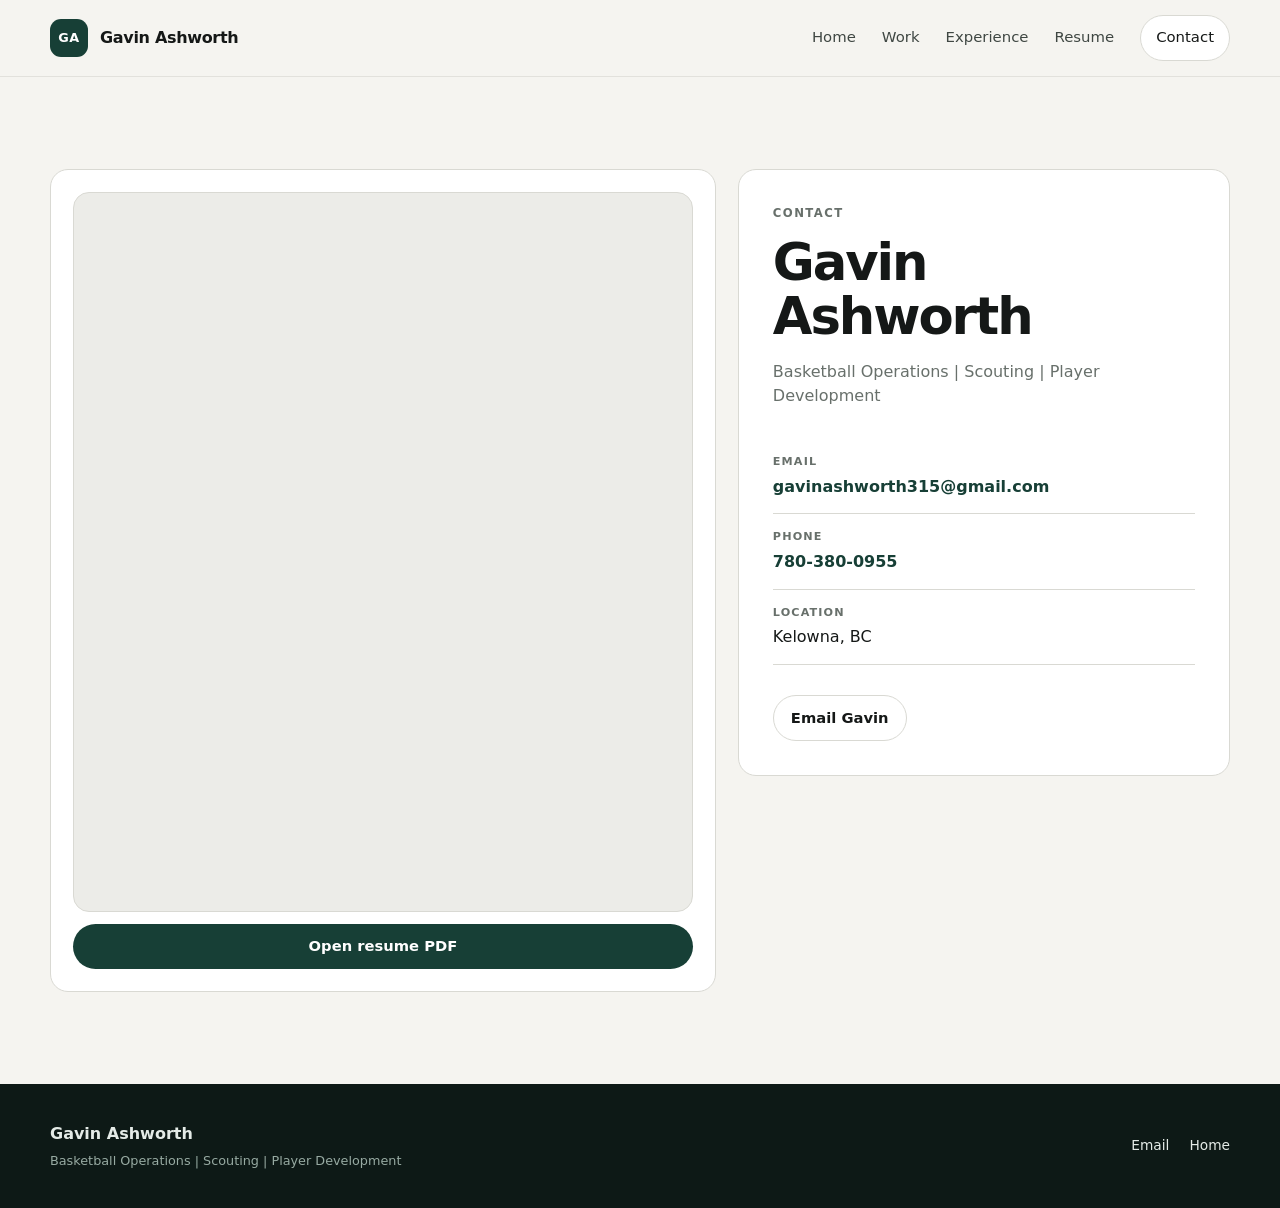
<file: resume.html>
<!doctype html>
<html lang="en">
<head>
  <meta charset="utf-8">
  <meta name="viewport" content="width=device-width, initial-scale=1">
  <meta name="description" content="Résumé and contact information for Gavin Ashworth.">
  <title>Resume — Gavin Ashworth</title>
  <link rel="stylesheet" href="css/styles.css">
</head>

<body>

<header class="site-header">
  <div class="container nav-wrap">
    <a class="brand" href="index.html">
      <span class="brand-mark">GA</span>
      <span class="brand-text">Gavin Ashworth</span>
    </a>

    <nav class="nav" aria-label="Primary navigation">
      <a href="index.html">Home</a>
      <a href="work.html">Work</a>
      <a href="experience.html">Experience</a>
      <a href="resume.html" aria-current="page">Resume</a>
      <a class="nav-cta" href="mailto:gavinashworth315@gmail.com">Contact</a>
    </nav>

    <button class="menu-toggle" aria-label="Open navigation" aria-expanded="false">
      Menu
    </button>
  </div>
</header>

<main>

  <section class="section">
    <div class="container resume-layout">

      <div class="resume-card">

        <div class="resume-preview">
          <iframe
            src="assets/Gavin_Ashworth_Resume.pdf"
            title="Gavin Ashworth Resume Preview"
            loading="lazy">
          </iframe>
        </div>

        <a
          class="button button-primary full-button"
          href="assets/Gavin_Ashworth_Resume.pdf"
          target="_blank"
          rel="noopener">
          Open resume PDF
        </a>

      </div>

      <div class="contact-card">

        <p class="eyebrow">Contact</p>

        <h2>Gavin Ashworth</h2>

        <p>
          Basketball Operations | Scouting | Player Development
        </p>

        <dl class="contact-list">

          <div>
            <dt>Email</dt>
            <dd>
              <a href="mailto:gavinashworth315@gmail.com">
                gavinashworth315@gmail.com
              </a>
            </dd>
          </div>

          <div>
            <dt>Phone</dt>
            <dd>
              <a href="tel:+17803800955">
                780-380-0955
              </a>
            </dd>
          </div>

          <div>
            <dt>Location</dt>
            <dd>Kelowna, BC</dd>
          </div>

        </dl>

        <div class="contact-actions">
          <a
            class="button button-secondary"
            href="mailto:gavinashworth315@gmail.com">
            Email Gavin
          </a>
        </div>

      </div>

    </div>
  </section>

</main>

<footer class="site-footer">
  <div class="container footer-wrap">

    <div>
      <strong>Gavin Ashworth</strong>
      <span>Basketball Operations | Scouting | Player Development</span>
    </div>

    <div class="footer-links">
      <a href="mailto:gavinashworth315@gmail.com">Email</a>
      <a href="index.html">Home</a>
    </div>

  </div>
</footer>

<script src="js/site.js"></script>

</body>
</html>
</file>
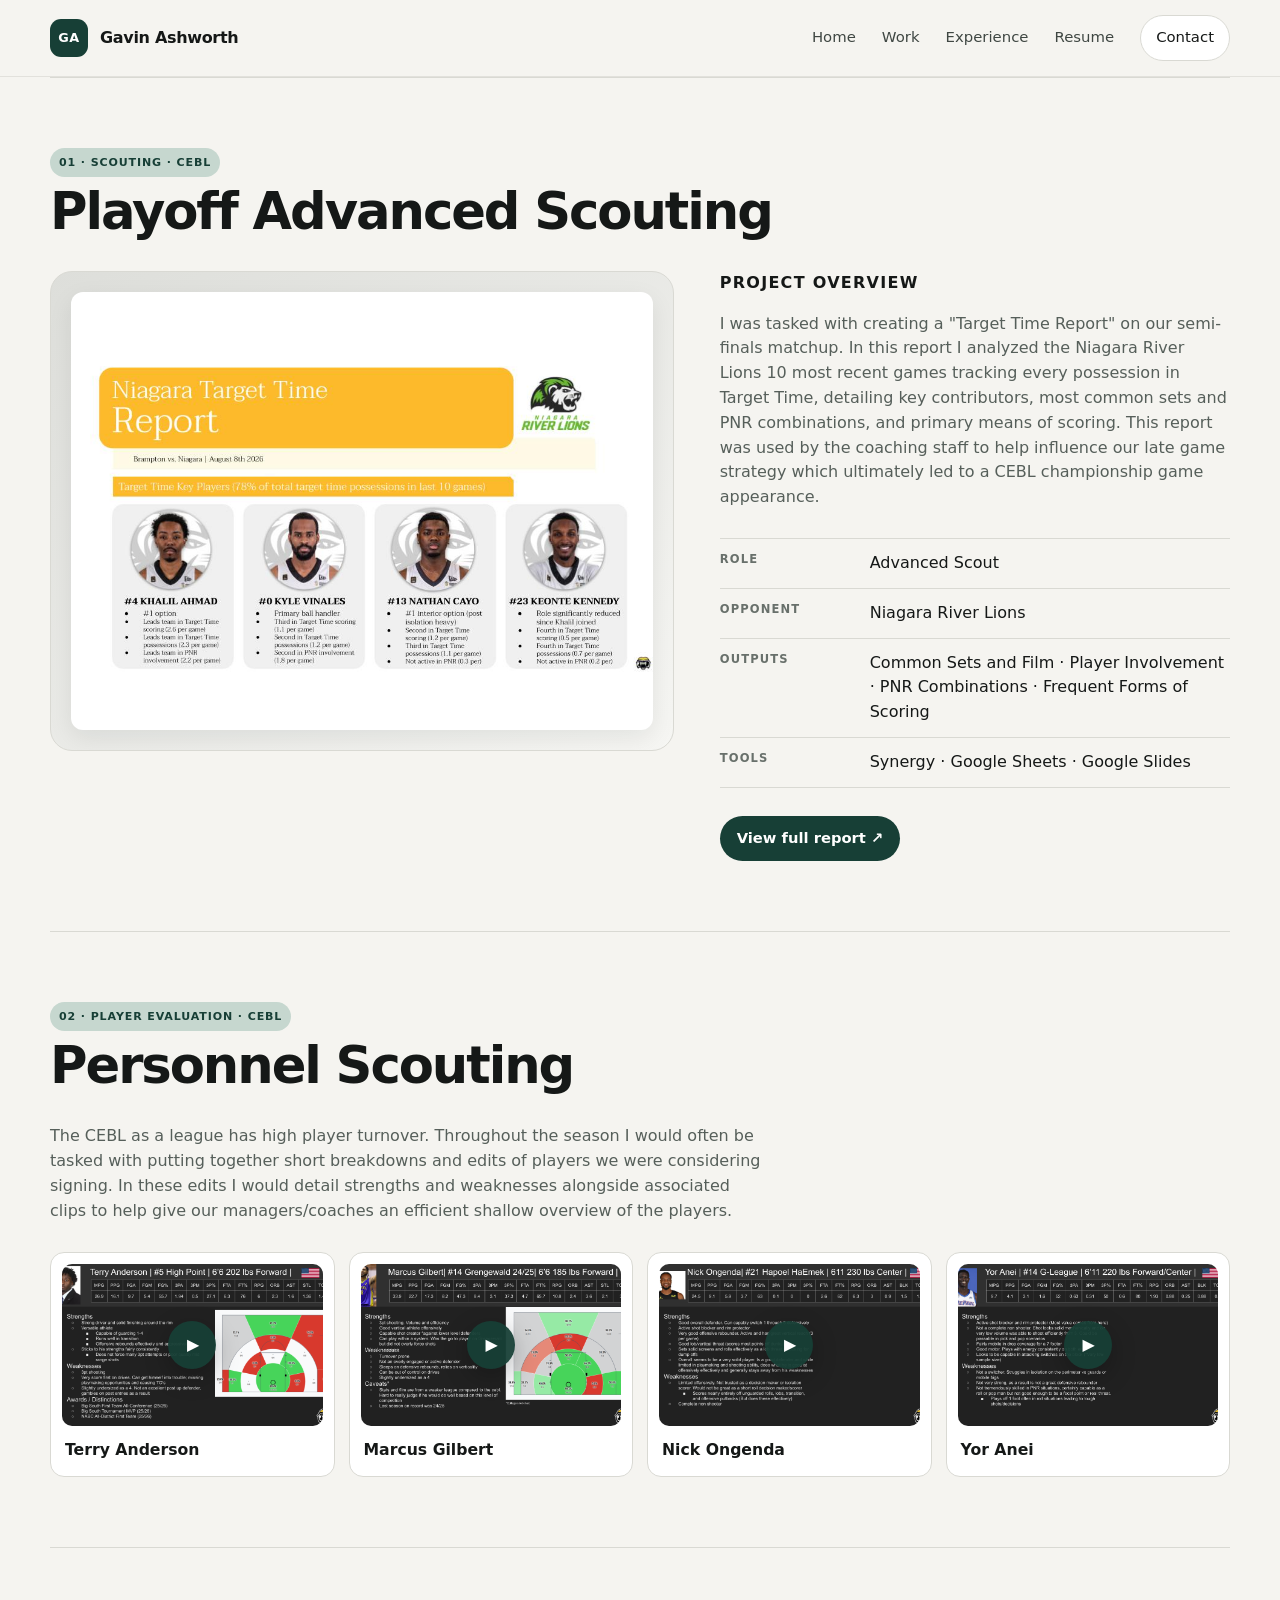
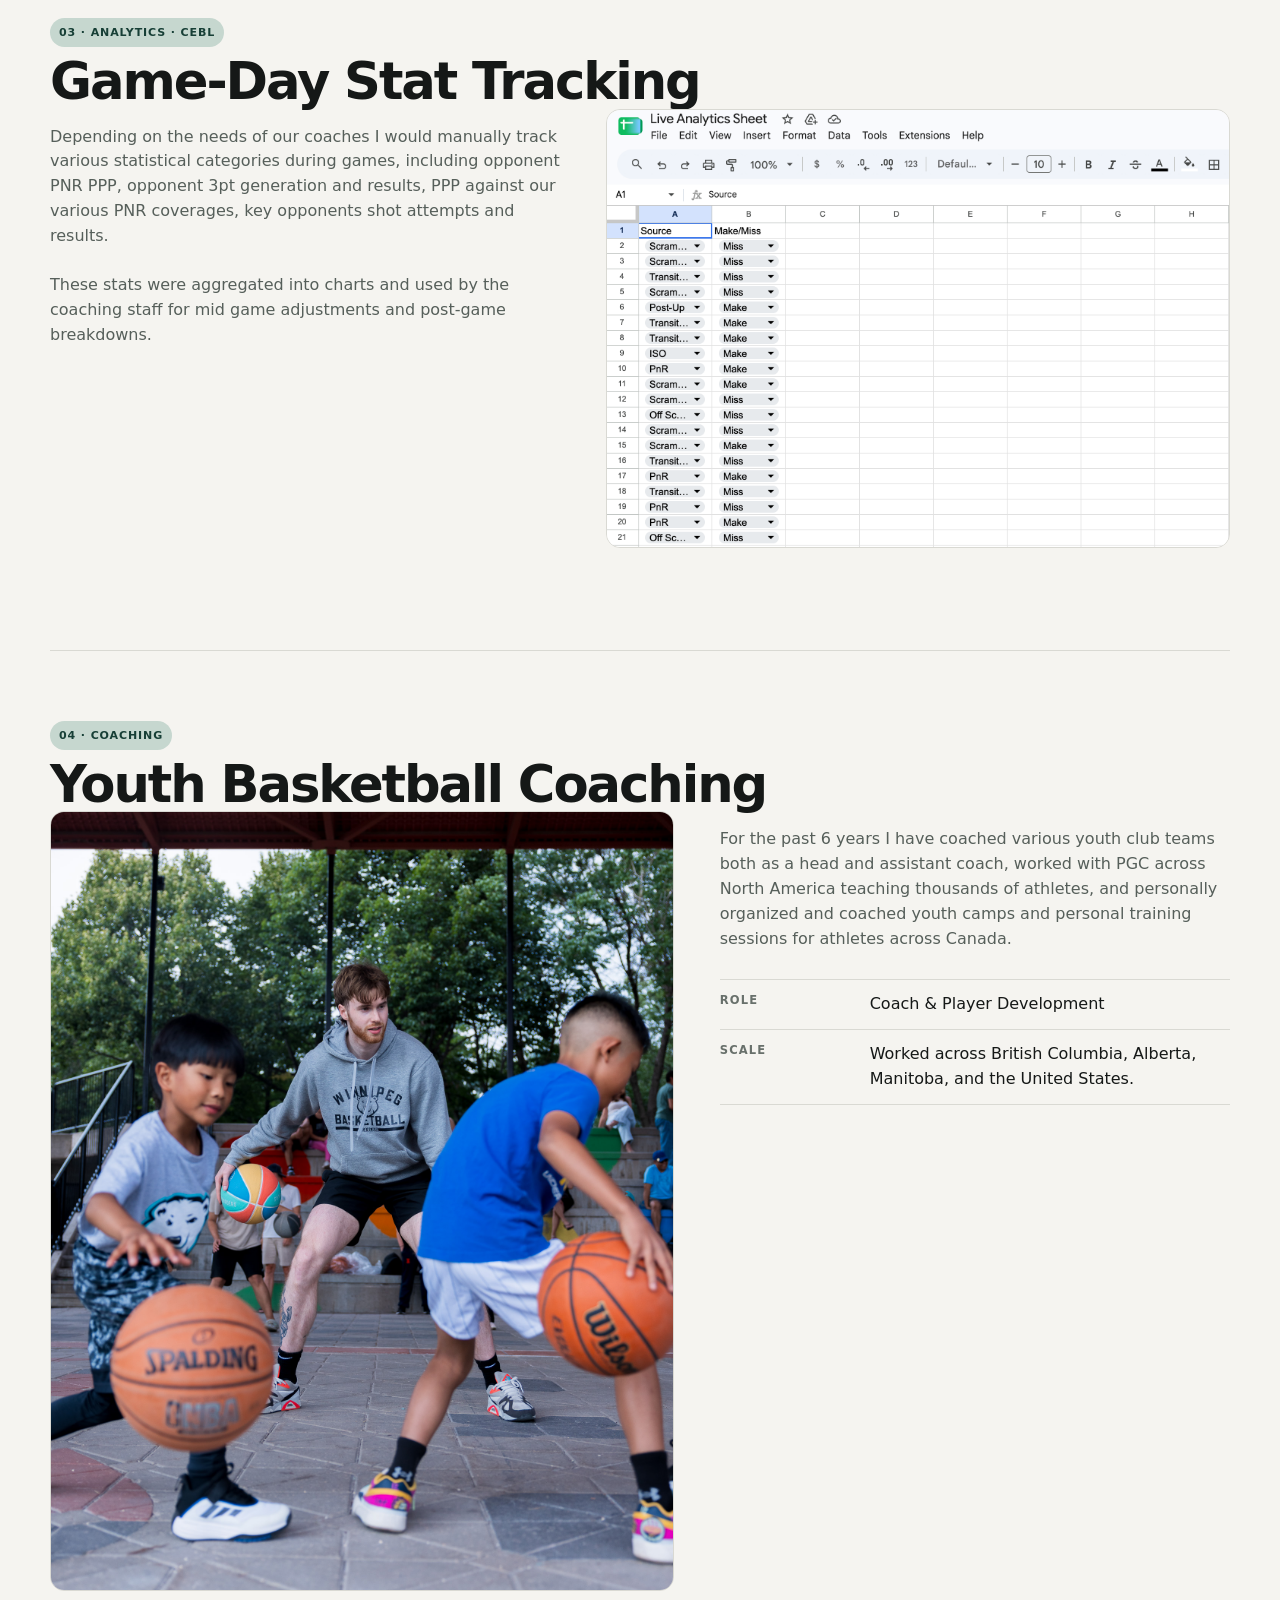
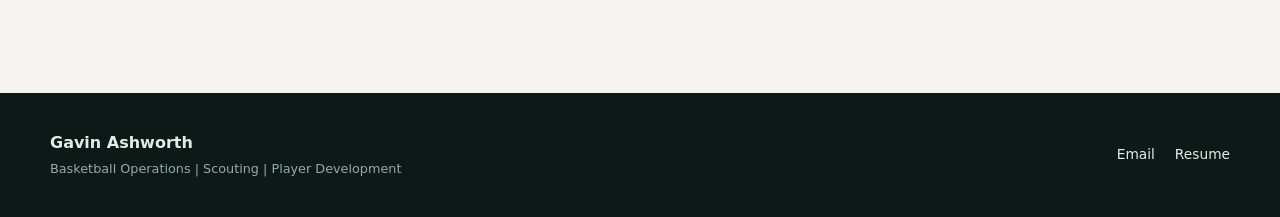
<file: work.html>
<!doctype html>
<html lang="en">
<head>
  <meta charset="utf-8">
  <meta name="viewport" content="width=device-width, initial-scale=1">
  <meta name="description" content="Selected basketball work by Gavin Ashworth.">
  <title>Work — Gavin Ashworth</title>
  <link rel="stylesheet" href="css/styles.css">
</head>
<body>
  <header class="site-header">
    <div class="container nav-wrap">
      <a class="brand" href="index.html"><span class="brand-mark">GA</span><span class="brand-text">Gavin Ashworth</span></a>
      <nav class="nav" aria-label="Primary navigation">
        <a href="index.html">Home</a><a href="work.html" aria-current="page">Work</a><a href="experience.html">Experience</a><a href="resume.html">Resume</a><a class="nav-cta" href="mailto:gavinashworth315@gmail.com">Contact</a>
      </nav>
      <button class="menu-toggle" aria-label="Open navigation" aria-expanded="false">Menu</button>
    </div>
  </header>

  <main>
    <section class="case-study container" id="target-time">
      <div class="case-heading">
        <div><span class="tag">01 · Scouting · CEBL</span><h2>Playoff Advanced Scouting</h2></div>
      </div>
      <div class="case-grid">
        <a
          class="case-media media-placeholder large report-preview"
          href="assets/Scouting/Niagara Target Time Report.pdf"
          target="_blank"
          rel="noopener"
        >
          <img
            src="assets/Scouting/Niagara Target Time Report.jpg"
            alt="Preview of Target Time Report"
          >
        </a>
        <div class="case-copy">
          <h3>Project overview</h3>
          <p class="placeholder-copy">I was tasked with creating a "Target Time Report" on our semi-finals matchup. In this report I analyzed the Niagara River Lions 10 most recent games tracking every possession in Target Time, detailing key contributors, most common sets and PNR combinations, and primary means of scoring. This report was used by the coaching staff to help influence our late game strategy which ultimately led to a CEBL championship game appearance.</p>
          <dl class="detail-list">
            <div><dt>Role</dt><dd>Advanced Scout</dd></div>
            <div><dt>Opponent</dt><dd>Niagara River Lions</dd></div>
            <div><dt>Outputs</dt><dd>Common Sets and Film · Player Involvement · PNR Combinations · Frequent Forms of Scoring</dd></div>
            <div><dt>Tools</dt><dd>Synergy · Google Sheets · Google Slides</dd></div>
          </dl>
          <div class="button-row"><a
            class="button button-primary"
            href="assets/Scouting/Niagara Target Time Report.pdf"
            target="_blank"
            rel="noopener"
          >
            View full report ↗
          </a></div>
      </div>
    </section>

    <section class="case-study container" id="prospective-players">
      <div class="case-heading">
        <div><span class="tag">02 · Player evaluation · CEBL</span><h2>Personnel Scouting</h2></div>
      </div>
      <div class="case-copy full-width">
        <p class="placeholder-copy">The CEBL as a league has high player turnover. Throughout the season I would often be tasked with putting together short breakdowns and edits of players we were considering signing. In these edits I would detail strengths and weaknesses alongside associated clips to help give our managers/coaches an efficient shallow overview of the players.</p>
      </div>
      <div class="video-grid">
        <article class="video-card">
          <a
            class="video-player video-link"
            href="https://drive.google.com/file/d/1hW1bOViuOri5jSbmYLemkvXzOKgC_iJh/view?usp=drive_link"
            target="_blank"
            rel="noopener"
            aria-label="Watch Prospective Player 01 scouting video"
          >
            <img
              src="assets/Scouting/Players/Terry_Anderson.png"
              alt="Preview of Prospective Player 01 scouting video"
            >
            <span class="play-button">▶</span>
          </a>

          <h3>Terry Anderson</h3>
        </article>
        <article class="video-card">
          <a
            class="video-player video-link"
            href="https://drive.google.com/file/d/1HmciCnxxJHcNGXfjTo_wlrPrZefZVMR8/view?usp=drive_link"
            target="_blank"
            rel="noopener"
            aria-label="Watch Prospective Player 01 scouting video"
          >
            <img
              src="assets/Scouting/Players/Marcus_Gilbert.png"
              alt="Preview of Prospective Player 01 scouting video"
            >
            <span class="play-button">▶</span>
          </a>

          <h3>Marcus Gilbert</h3>
         
        </article>
        <article class="video-card">
          <a
            class="video-player video-link"
            href="https://drive.google.com/file/d/19jAeXFexQsZ1DziwVOwHMdFvV4p0uIwe/view?usp=drive_link"
            target="_blank"
            rel="noopener"
            aria-label="Watch Prospective Player 01 scouting video"
          >
            <img
              src="assets/Scouting/Players/Nick_Ongenda.png"
              alt="Preview of Prospective Player 01 scouting video"
            >
            <span class="play-button">▶</span>
          </a>

          <h3>Nick Ongenda</h3>
          
        </article>
        <article class="video-card">
          <a
            class="video-player video-link"
            href="https://drive.google.com/file/d/1lCH3i2EIOWT1Uy4NZ7Aiu9DF9TzGbwsp/view?usp=drive_link"
            target="_blank"
            rel="noopener"
            aria-label="Watch Prospective Player 01 scouting video"
          >
            <img
              src="assets/Scouting/Players/Yor_Anei.png"
              alt="Preview of Prospective Player 01 scouting video"
            >
            <span class="play-button">▶</span>
          </a>

          <h3>Yor Anei</h3>
          
        </article>
      </div>
    </section>

    <section class="case-study container" id="gameday">
      <div class="case-heading"><div><span class="tag">03 · Analytics · CEBL</span><h2>Game-Day Stat Tracking</h2>
      <div class="case-grid reverse">
        <div class="case-copy">
          <p class="placeholder-copy">Depending on the needs of our coaches I would manually track various statistical categories during games, including opponent PNR PPP, opponent 3pt generation and results, PPP against our various PNR coverages, key opponents shot attempts and results.
              <br><br>
              These stats were aggregated into charts and used by the coaching staff for mid game adjustments and post-game breakdowns.
          </p>
        </div>
        <div class="project-thumb media-placeholder small">
              <img
                src="assets/Screenshot 2026-08-18 at 4.04.53 PM.png"
                alt="Preview of Target Time Report"
              >
        </div>
      </div>
    </section>

    <section class="case-study container" id="ballogy">
      <div class="case-heading"><div><span class="tag">04 · Coaching</span><h2>Youth Basketball Coaching</h2>
      <div class="case-grid">
         <div class="project-thumb media-placeholder small">
              <img
                src="assets/Pictures/IMG_8085.JPG"
                alt="Preview of Target Time Report"
              >
        </div>
        <div class="case-copy">
          <p class="placeholder-copy">For the past 6 years I have coached various youth club teams both as a head and assistant coach, worked with PGC across North America teaching thousands of athletes, and personally organized and coached youth camps and personal training sessions for athletes across Canada. </p>
          <dl class="detail-list"><div><dt>Role</dt><dd>Coach &amp; Player Development</dd></div><div><dt>Scale</dt><dd>Worked across British Columbia, Alberta, Manitoba, and the United States.</dd></div></dl>
        </div>
      </div>
    </section>

  </main>

  <footer class="site-footer"><div class="container footer-wrap"><div><strong>Gavin Ashworth</strong><span>Basketball Operations | Scouting | Player Development</span></div><div class="footer-links"><a href="mailto:gavinashworth315@gmail.com">Email</a><a href="resume.html">Resume</a></div></div></footer>
  <script src="js/site.js"></script>
</body>
</html>
</file>
<file: css/styles.css>
:root {
    --bg: #f5f4f0;
    --surface: #fff;
    --surface-2: #ecece8;
    --ink: #151817;
    --muted: #68706b;
    --line: #d9d9d3;
    --accent: #173f36;
    --accent-2: #c6d7cf;
    --dark: #11211d;
    --dark-2: #1a2e29;
    --max: 1180px;
    --radius: 16px;
    --shadow: 0 18px 45px rgba(15, 24, 20, 0.08);
}

* {
    box-sizing: border-box;
}

html {
    scroll-behavior: smooth;
}

body {
    margin: 0;
    background: var(--bg);
    color: var(--ink);
    font-family: Inter, ui-sans-serif, system-ui, -apple-system, BlinkMacSystemFont,
        "Segoe UI", sans-serif;
    line-height: 1.55;
}

a {
    color: inherit;
    text-decoration: none;
}

img,
video {
    max-width: 100%;
    display: block;
}

.container {
    width: min(var(--max), calc(100% - 48px));
    margin: 0 auto;
}

.site-header {
    position: sticky;
    top: 0;
    z-index: 50;
    background: rgba(245, 244, 240, 0.9);
    backdrop-filter: blur(14px);
    border-bottom: 1px solid rgba(217, 217, 211, 0.7);
}

.pdf-preview {
    display: block;
    padding: 20px;
    background: #e8e8e4;
}

.pdf-preview img {
    width: 100%;
    height: 100%;
    min-height: 440px;
    object-fit: contain;
    object-position: center;
    border-radius: 12px;
    background: #fff;
    box-shadow: 0 8px 24px rgba(15, 24, 20, 0.08);
    transition: transform 0.2s ease, box-shadow 0.2s ease;
}

.pdf-preview:hover img {
    transform: translateY(-2px);
    box-shadow: 0 12px 30px rgba(15, 24, 20, 0.12);
}

.media-placeholder img {
    display: block;
    width: 100%;
    height: 100%;
}

.video-player {
    position: relative;
    aspect-ratio: 16 / 10;
    border-radius: 10px;
    overflow: hidden;
    background: #111;
    display: block;
}

.video-player img {
    width: 100%;
    height: 100%;
    display: block;
    object-fit: cover;
    transition: transform 0.25s ease;
}

.video-link:hover img {
    transform: scale(1.03);
}

.play-button {
    position: absolute;
    top: 50%;
    left: 50%;
    transform: translate(-50%, -50%);

    width: 48px;
    height: 48px;
    border-radius: 50%;

    display: grid;
    place-items: center;

    background: rgba(23, 63, 54, 0.94);
    color: #fff;

    font-size: 1rem;
    padding-left: 2px;

    box-shadow: 0 8px 24px rgba(0, 0, 0, 0.25);
}

.video-link:hover .play-button {
    transform: translate(-50%, -50%) scale(1.08);
}

.project-thumb img {
    object-fit: cover;
    object-position: center;
}

.report-preview {
    padding: 20px;
    display: block;
    background: #e8e8e4;
}

.report-preview img {
    object-fit: contain;
    object-position: center;
    background: #fff;
    border-radius: 12px;
    box-shadow: 0 8px 24px rgba(15, 24, 20, 0.08);
    transition: transform 0.2s ease, box-shadow 0.2s ease;
}

.report-preview:hover img {
    transform: translateY(-2px);
    box-shadow: 0 12px 30px rgba(15, 24, 20, 0.12);
}

.nav-wrap {
    height: 76px;
    display: flex;
    align-items: center;
    justify-content: space-between;
    gap: 24px;
}

.hero-media {
    min-height: 550px;
}

.hero-media img {
    width: 100%;
    height: 100%;
    object-fit: cover;
    object-position: center;
}

.brand {
    display: flex;
    align-items: center;
    gap: 12px;
    font-weight: 750;
}

.brand-mark {
    width: 38px;
    height: 38px;
    border-radius: 11px;
    background: var(--accent);
    color: #fff;
    display: grid;
    place-items: center;
    font-size: 0.8rem;
    letter-spacing: 0.04em;
}

.brand-text {
    letter-spacing: -0.02em;
}

.nav {
    display: flex;
    align-items: center;
    gap: 26px;
    font-size: 0.93rem;
    color: #3f4743;
}

.nav a:hover,
.footer-links a:hover,
.text-link:hover {
    color: var(--accent);
}

.nav-cta {
    padding: 10px 15px;
    border: 1px solid var(--line);
    border-radius: 999px;
    background: var(--surface);
    color: var(--ink) !important;
}

.menu-toggle {
    display: none;
    border: 0;
    background: none;
    font: inherit;
}

.hero {
    display: grid;
    grid-template-columns: 1.12fr 0.88fr;
    gap: 68px;
    align-items: center;
    padding: 88px 0 82px;
}

.eyebrow {
    text-transform: uppercase;
    letter-spacing: 0.12em;
    font-size: 0.73rem;
    font-weight: 800;
    color: var(--muted);
    margin: 0 0 14px;
}

.eyebrow-light {
    color: #b8c8c1;
}

.hero h1,
.page-hero h1 {
    font-size: clamp(3rem, 7vw, 4.25rem);
    line-height: 0.97;
    letter-spacing: -0.06em;
    margin: 0;
    max-width: 850px;
}

.hero h1 em {
    font-style: normal;
    color: var(--accent);
}

.lead {
    font-size: 1.13rem;
    color: #505854;
    max-width: 690px;
    margin: 28px 0 0;
}

.placeholder-copy {
    color: #565f5a;
}

.hero-actions,
.button-row,
.contact-actions {
    display: flex;
    flex-wrap: wrap;
    gap: 12px;
    margin-top: 28px;
}

.button {
    display: inline-flex;
    align-items: center;
    justify-content: center;
    min-height: 44px;
    padding: 11px 17px;
    border-radius: 999px;
    font-weight: 750;
    font-size: 0.92rem;
    transition: 0.2s ease;
}

.button:hover {
    transform: translateY(-1px);
}

.button-primary {
    background: var(--accent);
    color: #fff;
}

.button-secondary {
    border: 1px solid var(--line);
    background: var(--surface);
}

.button-light {
    background: #fff;
    color: var(--dark);
}

.hero-meta {
    display: flex;
    gap: 22px;
    flex-wrap: wrap;
    color: var(--muted);
    font-size: 0.84rem;
    margin-top: 28px;
}

.hero-media {
    min-height: 550px;
}

.media-placeholder {
    background: linear-gradient(145deg, #dddeda, #f6f6f3);
    border: 1px solid var(--line);
    border-radius: 22px;
    display: grid;
    place-items: center;
    color: #747a75;
    overflow: hidden;
}

.media-placeholder.small {
    min-height: 128px;
    border-radius: 14px;
}

.media-placeholder.medium {
    min-height: 270px;
    border-radius: 18px;
    margin-top: 18px;
}

.media-placeholder.large {
    min-height: 480px;
}

.placeholder-inner {
    padding: 24px;
    text-align: center;
    display: grid;
    gap: 8px;
}

.placeholder-inner strong {
    font-size: 1.15rem;
    color: #3c433f;
}

.placeholder-inner span {
    font-size: 0.83rem;
}

.placeholder-kicker {
    font-size: 0.68rem !important;
    letter-spacing: 0.1em;
    text-transform: uppercase;
    font-weight: 800;
}

.section {
    padding: 92px 0;
}

.section-border {
    border-top: 1px solid var(--line);
}

.section-light {
    background: #ecece8;
}

.section-dark {
    background: var(--dark);
    color: #f5f6f3;
}

.section-heading {
    margin-bottom: 44px;
}

.section-heading h2,
.case-heading h2,
.timeline-body h2,
.contact-card h2 {
    font-size: clamp(2rem, 4vw, 3.2rem);
    line-height: 1.05;
    letter-spacing: -0.04em;
    margin: 0;
}

.section-intro {
    max-width: 720px;
    color: var(--muted);
    margin: 18px 0 0;
}

.project-grid {
    display: grid;
    grid-template-columns: repeat(2, minmax(0, 1fr));
    gap: 16px;
}

.project-card {
    background: var(--surface);
    border: 1px solid var(--line);
    border-radius: var(--radius);
    padding: 28px;
    display: grid;
    grid-template-columns: auto 1fr;
    gap: 20px;
    min-height: 235px;
    box-shadow: 0 8px 25px rgba(15, 24, 20, 0.03);
    transition: 0.2s ease;
}

.project-card:hover {
    transform: translateY(-3px);
    box-shadow: var(--shadow);
    border-color: #c7cbc7;
}

.project-card-featured {
    grid-column: span 2;
    grid-template-columns: auto 1fr 0.75fr;
    min-height: 285px;
}

.project-number {
    font-size: 0.72rem;
    font-weight: 800;
    color: #87908b;
}

.project-content {
    display: flex;
    flex-direction: column;
    align-items: flex-start;
}
.timeline-video {
  position: relative;
  width: 100%;
  aspect-ratio: 16 / 9;
  margin-top: 1.5rem;
  overflow: hidden;
  border-radius: 12px;
  background: #111;
}
.timeline-video-thumbnail {
  margin-top: 1.5rem;
  position: relative;
  overflow: hidden;
  border-radius: 14px;
  background: #111;
}

.timeline-video-thumbnail a {
  display: block;
  position: relative;
  text-decoration: none;
}

.timeline-video-thumbnail img {
  display: block;
  width: 100%;
  aspect-ratio: 16 / 9;
  object-fit: cover;
  transition: transform 0.3s ease;
}

.timeline-video-thumbnail a:hover img {
  transform: scale(1.03);
}

.video-play {
  position: absolute;
  top: 50%;
  left: 50%;
  transform: translate(-50%, -50%);

  width: 64px;
  height: 64px;
  border-radius: 50%;

  display: flex;
  align-items: center;
  justify-content: center;

  background: rgba(255, 255, 255, 0.92);
  color: #151817;
  font-size: 22px;
  padding-left: 4px;

  box-shadow: 0 8px 30px rgba(0, 0, 0, 0.25);
  transition: transform 0.2s ease, background 0.2s ease;
}

/* Resume PDF Preview */
.resume-preview {
  width: 100%;
  height: 720px;
  overflow: hidden;
  border-radius: var(--radius);
  background: var(--surface-2);
  border: 1px solid var(--line);
}

.resume-preview iframe {
  width: 100%;
  height: 100%;
  border: 0;
  display: block;
}

@media (max-width: 700px) {
  .resume-preview {
    height: 550px;
  }
}
.timeline-video-thumbnail a:hover .video-play {
  transform: translate(-50%, -50%) scale(1.08);
  background: #fff;
}

@media (max-width: 600px) {
  .video-play {
    width: 52px;
    height: 52px;
    font-size: 18px;
  }
}

.timeline-video iframe {
  position: absolute;
  inset: 0;
  width: 100%;
  height: 100%;
  border: 0;
}
.tag {
    display: inline-flex;
    align-items: center;
    padding: 6px 9px;
    border-radius: 999px;
    background: var(--accent-2);
    color: var(--accent);
    font-size: 0.69rem;
    text-transform: uppercase;
    letter-spacing: 0.08em;
    font-weight: 800;
    margin-bottom: 8px;
}

.project-content h3 {
    font-size: 1.65rem;
    line-height: 1.05;
    letter-spacing: -0.03em;
    margin: 15px 0 8px;
}

.project-content p {
    margin: 0;
    color: var(--muted);
}

.card-link {
    margin-top: auto;
    padding-top: 18px;
    font-size: 0.86rem;
    font-weight: 800;
    color: var(--accent);
}

.two-col {
    display: grid;
    grid-template-columns: 1.05fr 0.95fr;
    gap: 70px;
    align-items: start;
}

.stat-stack {
    display: grid;
    gap: 12px;
}

.stat-card {
    background: var(--surface);
    border: 1px solid var(--line);
    padding: 20px 22px;
    border-radius: 14px;
    display: grid;
    gap: 2px;
}

.stat-label {
    font-size: 0.7rem;
    text-transform: uppercase;
    letter-spacing: 0.1em;
    font-weight: 800;
    color: var(--muted);
}

.stat-card strong {
    font-size: 1.35rem;
    letter-spacing: -0.02em;
}

.stat-card span:last-child {
    font-size: 0.9rem;
    color: var(--muted);
}

.text-link {
    display: inline-block;
    margin-top: 22px;
    color: var(--accent);
    font-weight: 800;
}

.future-grid {
    display: grid;
    grid-template-columns: 1fr 1fr;
    gap: 80px;
    align-items: end;
}

.future-grid h2 {
    font-size: clamp(2.3rem, 5vw, 4.6rem);
    line-height: 1.02;
    letter-spacing: -0.05em;
    margin: 0;
}

.future-grid p {
    color: #c8d2ce;
}

.site-footer {
    padding: 38px 0;
    background: #0d1916;
    color: #e4ebe7;
}

.footer-wrap {
    display: flex;
    justify-content: space-between;
    gap: 30px;
    align-items: center;
}

.footer-wrap strong,
.footer-wrap span {
    display: block;
}

.footer-wrap span {
    font-size: 0.8rem;
    color: #97aaa2;
    margin-top: 4px;
}

.footer-links {
    display: flex;
    gap: 20px;
    font-size: 0.86rem;
}

.page-hero {
    padding: 80px 0 70px;
}

.page-hero h1 {
    font-size: clamp(3rem, 6vw, 4.6rem);
    max-width: 950px;
}

.case-study {
    padding: 70px 0;
    border-top: 1px solid var(--line);
}

.case-heading {
    display: flex;
    justify-content: space-between;
    gap: 30px;
    align-items: end;
    margin-bottom: 32px;
}

.case-label {
    font-size: 0.78rem;
    text-transform: uppercase;
    letter-spacing: 0.1em;
    color: var(--muted);
    font-weight: 800;
}

.case-grid {
    display: grid;
    grid-template-columns: 1.1fr 0.9fr;
    gap: 46px;
    align-items: start;
}

.case-grid.reverse {
    grid-template-columns: 0.9fr 1.1fr;
}

.case-copy h3 {
    font-size: 1rem;
    text-transform: uppercase;
    letter-spacing: 0.08em;
    margin: 0 0 14px;
}

.detail-list {
    margin: 28px 0 0;
    border-top: 1px solid var(--line);
}

.detail-list > div {
    display: grid;
    grid-template-columns: 130px 1fr;
    gap: 20px;
    padding: 12px 0;
    border-bottom: 1px solid var(--line);
}

.detail-list dt {
    font-size: 0.72rem;
    text-transform: uppercase;
    letter-spacing: 0.1em;
    font-weight: 800;
    color: var(--muted);
}

.detail-list dd {
    margin: 0;
}

.full-width {
    max-width: 720px;
    margin-bottom: 28px;
}

.video-grid {
    display: grid;
    grid-template-columns: repeat(4, minmax(0, 1fr));
    gap: 14px;
}

.video-card {
    background: var(--surface);
    border: 1px solid var(--line);
    border-radius: 14px;
    padding: 11px;
}

.video-placeholder {
    aspect-ratio: 16 / 10;
    border-radius: 10px;
    background: #dfe1dd;
    border: 1px solid #d2d5d1;
    display: grid;
    place-items: center;
    color: #68716c;
    font-size: 0.72rem;
    font-weight: 800;
    letter-spacing: 0.08em;
}

.video-card h3 {
    font-size: 0.98rem;
    margin: 12px 3px 2px;
}

.video-card p {
    font-size: 0.82rem;
    color: var(--muted);
    margin: 0 3px 6px;
}

.center {
    text-align: center;
}

.future-cards {
    display: grid;
    grid-template-columns: repeat(3, 1fr);
    gap: 12px;
    text-align: left;
    margin-top: 30px;
}

.mini-card {
    background: var(--surface);
    border: 1px solid var(--line);
    padding: 20px;
    border-radius: 14px;
}

.mini-card span {
    font-size: 0.7rem;
    color: var(--muted);
    font-weight: 800;
}

.mini-card strong {
    display: block;
    margin-top: 8px;
}

.mini-card p {
    margin: 6px 0 0;
    color: var(--muted);
    font-size: 0.85rem;
}

.timeline-section {
    padding: 70px 0;
}

.timeline {
    max-width: 900px;
    margin: 0 auto;
}

.timeline-item {
    display: grid;
    grid-template-columns: 100px 24px 1fr;
    gap: 20px;
    position: relative;
    padding-bottom: 55px;
}

.timeline-year {
    font-size: 0.72rem;
    font-weight: 800;
    letter-spacing: 0.1em;
    color: var(--muted);
    padding-top: 8px;
}

.timeline-line {
    position: relative;
}

.timeline-line:before {
    content: "";
    position: absolute;
    left: 5px;
    top: 7px;
    width: 10px;
    height: 10px;
    border-radius: 50%;
    background: var(--accent);
}

.timeline-line:after {
    content: "";
    position: absolute;
    left: 9px;
    top: 22px;
    width: 2px;
    bottom: -55px;
    background: var(--line);
}

.timeline-item:last-child .timeline-line:after {
    display: none;
}

.timeline-body p {
    margin: 8px 0;
    color: var(--muted);
}

.resume-layout {
    display: grid;
    grid-template-columns: 1.15fr 0.85fr;
    gap: 22px;
    align-items: start;
}

.resume-card,
.contact-card {
    background: var(--surface);
    border: 1px solid var(--line);
    border-radius: 18px;
    padding: 22px;
}

.resume-placeholder {
    min-height: 600px;
    border: 1px dashed #bdc2bd;
    border-radius: 14px;
    background: #f2f2ef;
    display: grid;
    place-items: center;
    text-align: center;
    padding: 30px;
    color: var(--muted);
}

.full-button {
    width: 100%;
    margin-top: 12px;
}

.contact-card {
    padding: 34px;
}

.contact-card > p {
    color: var(--muted);
}

.contact-list {
    margin: 30px 0;
}

.contact-list > div {
    padding: 14px 0;
    border-bottom: 1px solid var(--line);
}

.contact-list dt {
    font-size: 0.7rem;
    text-transform: uppercase;
    letter-spacing: 0.1em;
    color: var(--muted);
    font-weight: 800;
}

.contact-list dd {
    margin: 4px 0 0;
}

.contact-list a {
    color: var(--accent);
    font-weight: 700;
}

.placeholder-dark {
    color: #c8d2ce !important;
}

.section-light .future-cards {
    max-width: 950px;
    margin-inline: auto;
}

@media (max-width: 900px) {
    .nav {
        display: none;
    }

    .menu-toggle {
        display: block;
    }

    .nav-open .nav {
        position: absolute;
        left: 24px;
        right: 24px;
        top: 68px;
        display: grid;
        background: var(--surface);
        border: 1px solid var(--line);
        border-radius: 14px;
        padding: 14px;
        box-shadow: var(--shadow);
    }

    .hero,
    .two-col,
    .future-grid,
    .case-grid,
    .case-grid.reverse,
    .resume-layout {
        grid-template-columns: 1fr;
    }

    .hero {
        padding-top: 60px;
    }

    .hero-media {
        min-height: 420px;
    }

    .project-grid {
        grid-template-columns: 1fr;
    }

    .project-card-featured {
        grid-column: auto;
        grid-template-columns: auto 1fr;
    }

    .project-card-featured .project-thumb {
        grid-column: 1 / -1;
    }

    .video-grid {
        grid-template-columns: repeat(2, 1fr);
    }

    .future-cards {
        grid-template-columns: 1fr;
    }

    .case-heading {
        align-items: start;
        flex-direction: column;
    }

    .timeline-item {
        grid-template-columns: 72px 24px 1fr;
    }
}

@media (max-width: 560px) {
    .container {
        width: min(var(--max), calc(100% - 32px));
    }

    .hero h1,
    .page-hero h1 {
        font-size: 3.1rem;
    }

    .section {
        padding: 68px 0;
    }

    .video-grid {
        grid-template-columns: 1fr;
    }

    .footer-wrap {
        align-items: flex-start;
        flex-direction: column;
    }

    .project-card,
    .project-card-featured {
        padding: 22px;
        min-height: 220px;
    }

    .detail-list > div {
        grid-template-columns: 1fr;
        gap: 3px;
    }
}
</file>
